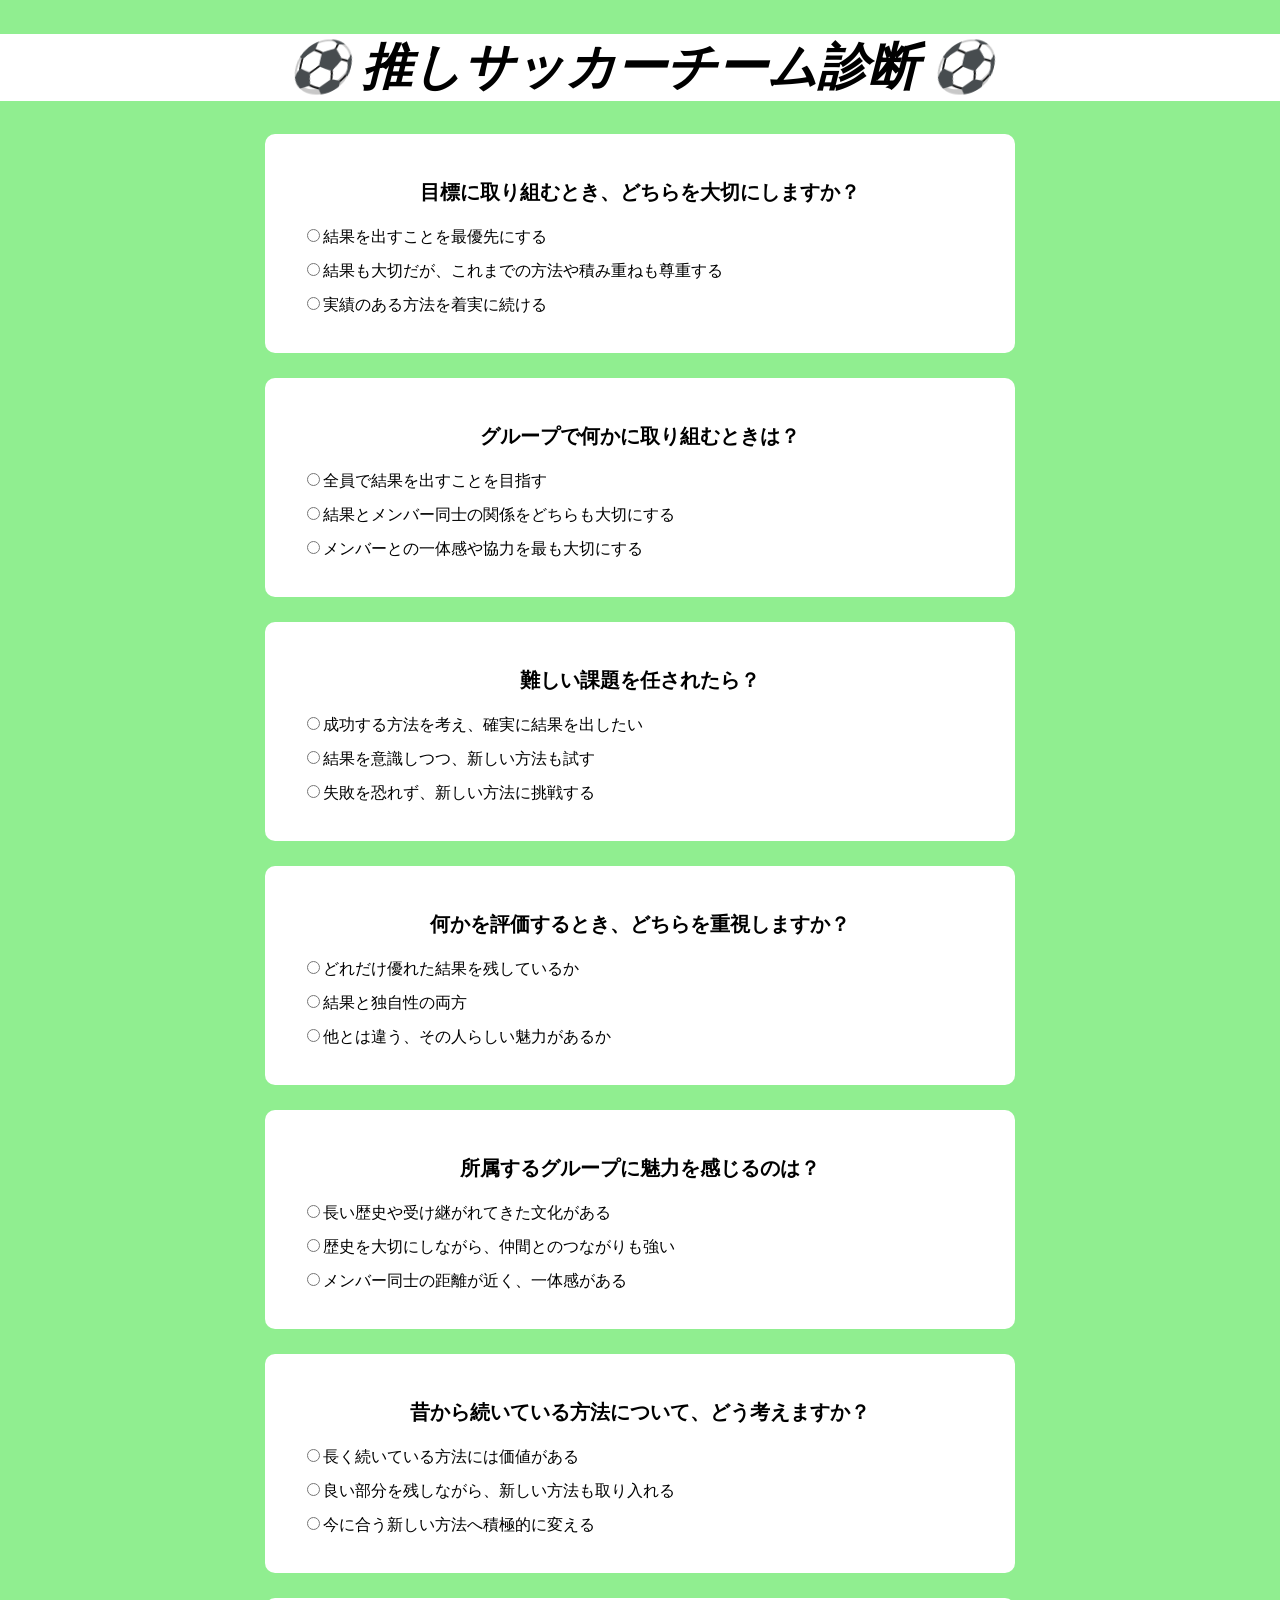
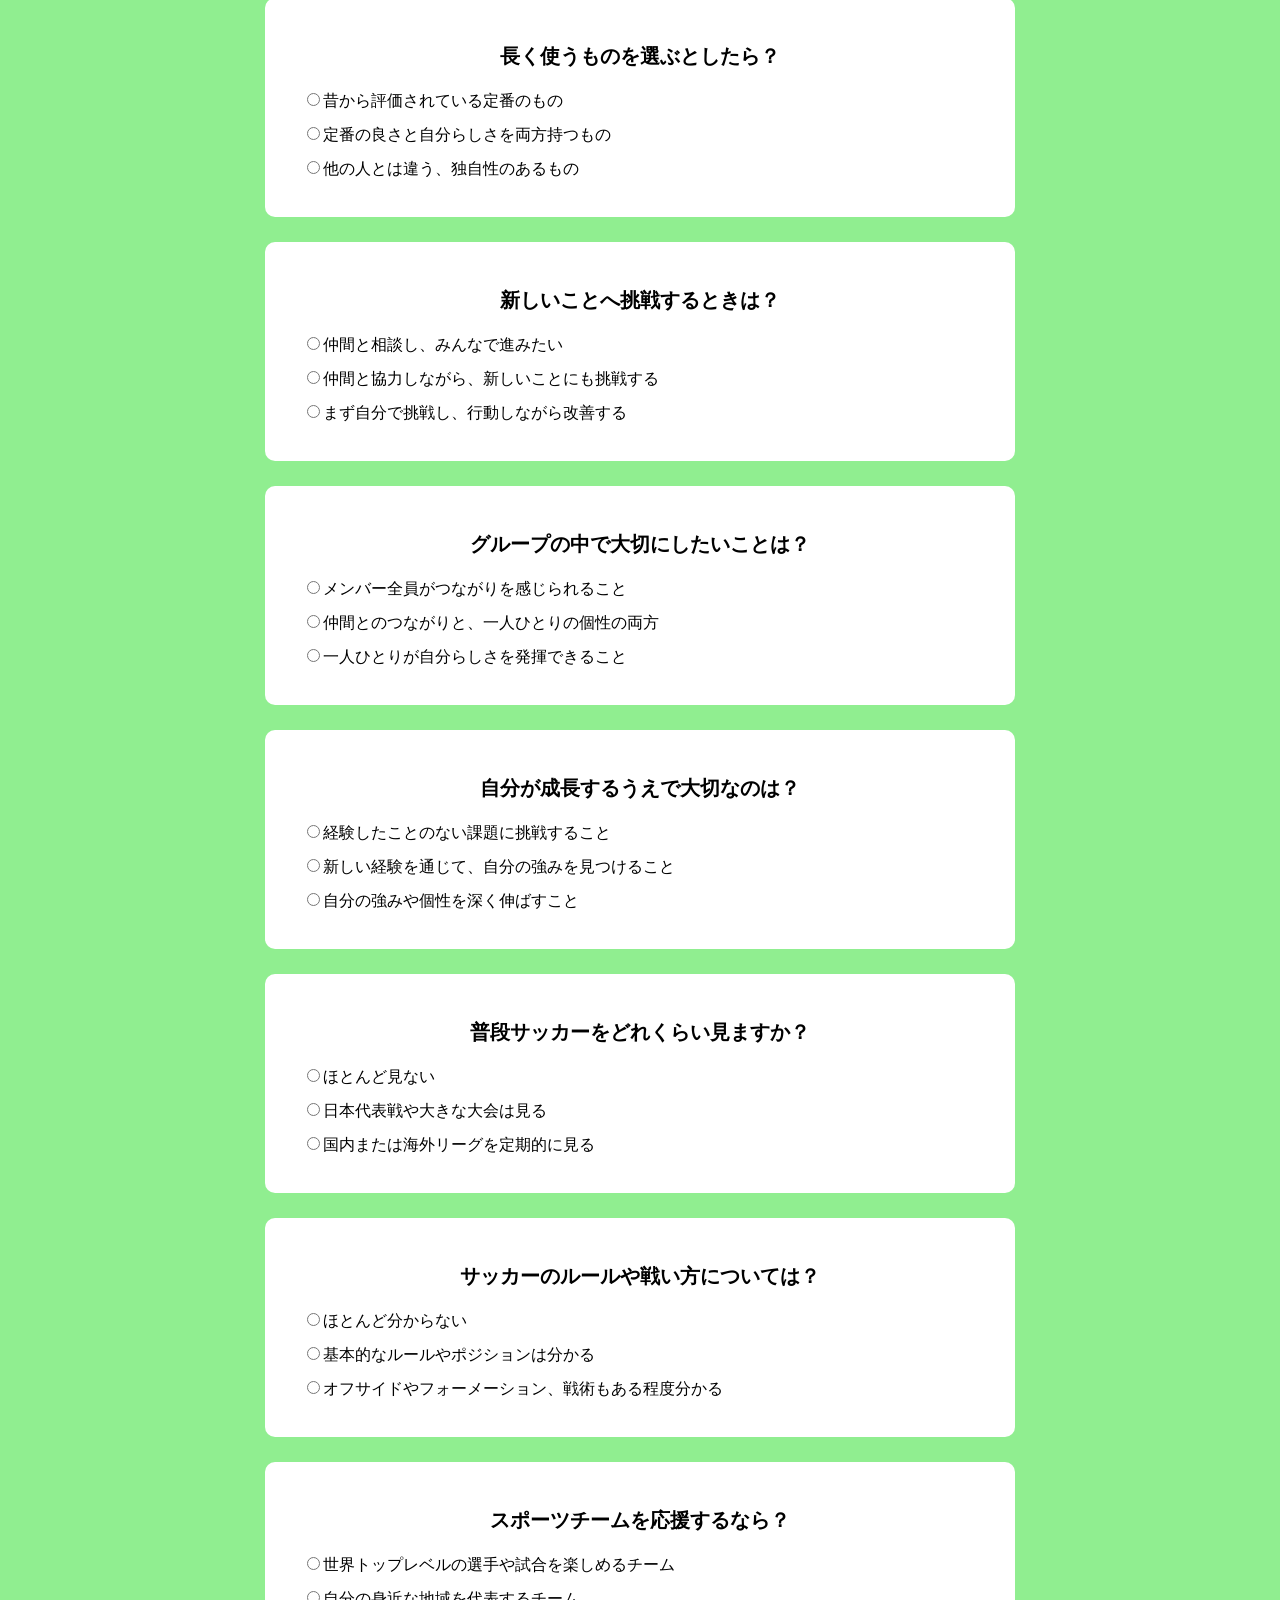
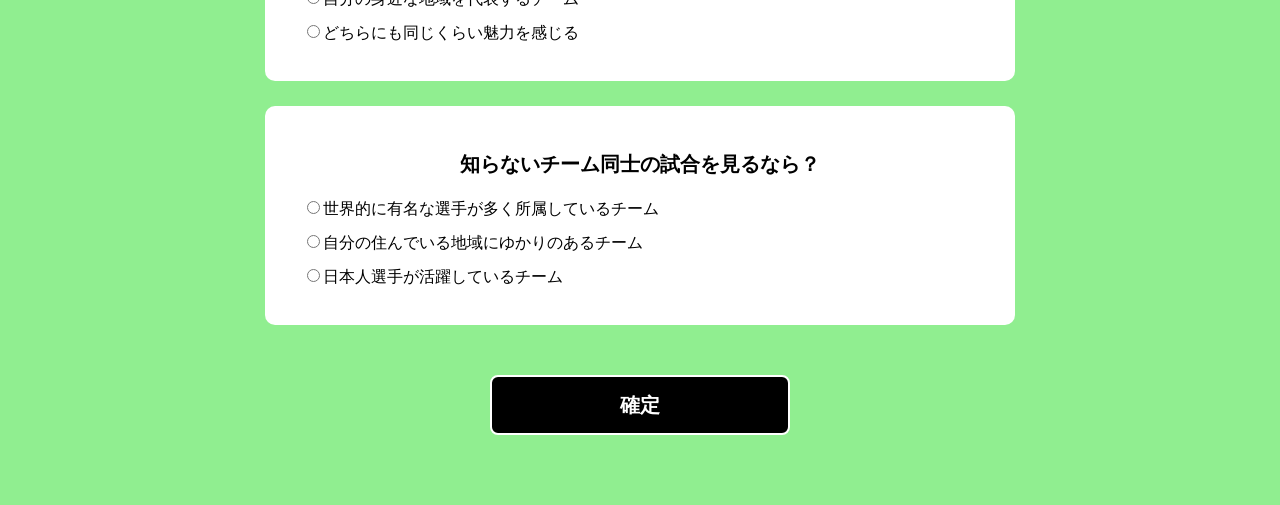
<file: index.html>
<!doctype html>
<html>

<head>
  <meta charset="UTF-8" />
  <title id="title">推しサッカーチーム診断 </title>
  <link rel="stylesheet" href="style.css"> <!--CSS は HTML を読み込む前に適用されるべき -->
</head>

<body>
  <h1>⚽ 推しサッカーチーム診断 ⚽</h1>
  <form id="diagnosis-form">
    <!-- ここに JS で質問を生成する -->
    <div id="questions-container"></div>
    <button type="button" id="dia-btn">確定</button>
  </form>
  <script src="team.js"></script>
  <script src="diagunosis.js"></script>
</body>

</html>
</file>
<file: style.css>
/* 質問回答画面のデザイン変更 */

body{
    margin:0;
    background-color: lightgreen;
}

h1{
    background-color: white;
    font-size: 50px;
    font-style: italic;
    text-align: center;
}

.question-block{
    width: 70%;
    max-width: 700px;
    margin: 25px auto;
    padding: 25px;
    background-color: white;
    border-radius: 10px
}

.title{
    font-size: 20px;
    font-weight: bold;
    text-align: center;
}

.option-label{
    display: block;   /*この要素は1行分の箱として扱う*/
    margin: 12px;
}

#dia-btn {
    display: block;
    width: 300px;
    height: 60px;
    margin: 50px auto 70px;
    background-color: black;
    color: white;
    border: 2px solid white;
    border-radius: 8px;
    font-size: 20px;
    font-weight: bold;
    cursor: pointer;          /*カーソル合わせたら指の形*/
}

#dia-btn:hover {
    display: block;
    width: 300px;
    height: 60px;
    margin: 50px auto 70px;
    background-color: white;
    color: black;
    border: 2px solid black;
    border-radius: 8px;
    font-size: 20px;
    font-weight: bold;
    cursor: pointer;         
}

/* ---------------------------------------------------------- */
/* 結果表示画面 */
#result-page{
    background-color: lightgreen;
    margin:10pxs auto;
    text-align: center;
}

#result-diagunosis{
    background-color: white;
    font-size: 50px;
    font-style: italic;
}

#club-image {
    display: block;
    width: 500px;
    height: 300px;
    margin: 30px auto;
    border: 1px solid white;
    border-radius: 10px;
}


#club-name {
    color: white;
    font-size: 35px;
    text-shadow: 2px 2px 4px black;  /*右 左 影のぼかし具合*/
}

#club-league,#club-description{
    font-weight: bold;
}

#club-instagram, #retry{
    display:inline-block;
    background-color: white;
    color: black;
    padding: 10px 15px;   /*上下 左右の余白*/
}

#club-instagram:hover,#retry:hover {
    background-color: black;
    color: white;
}
</file>
